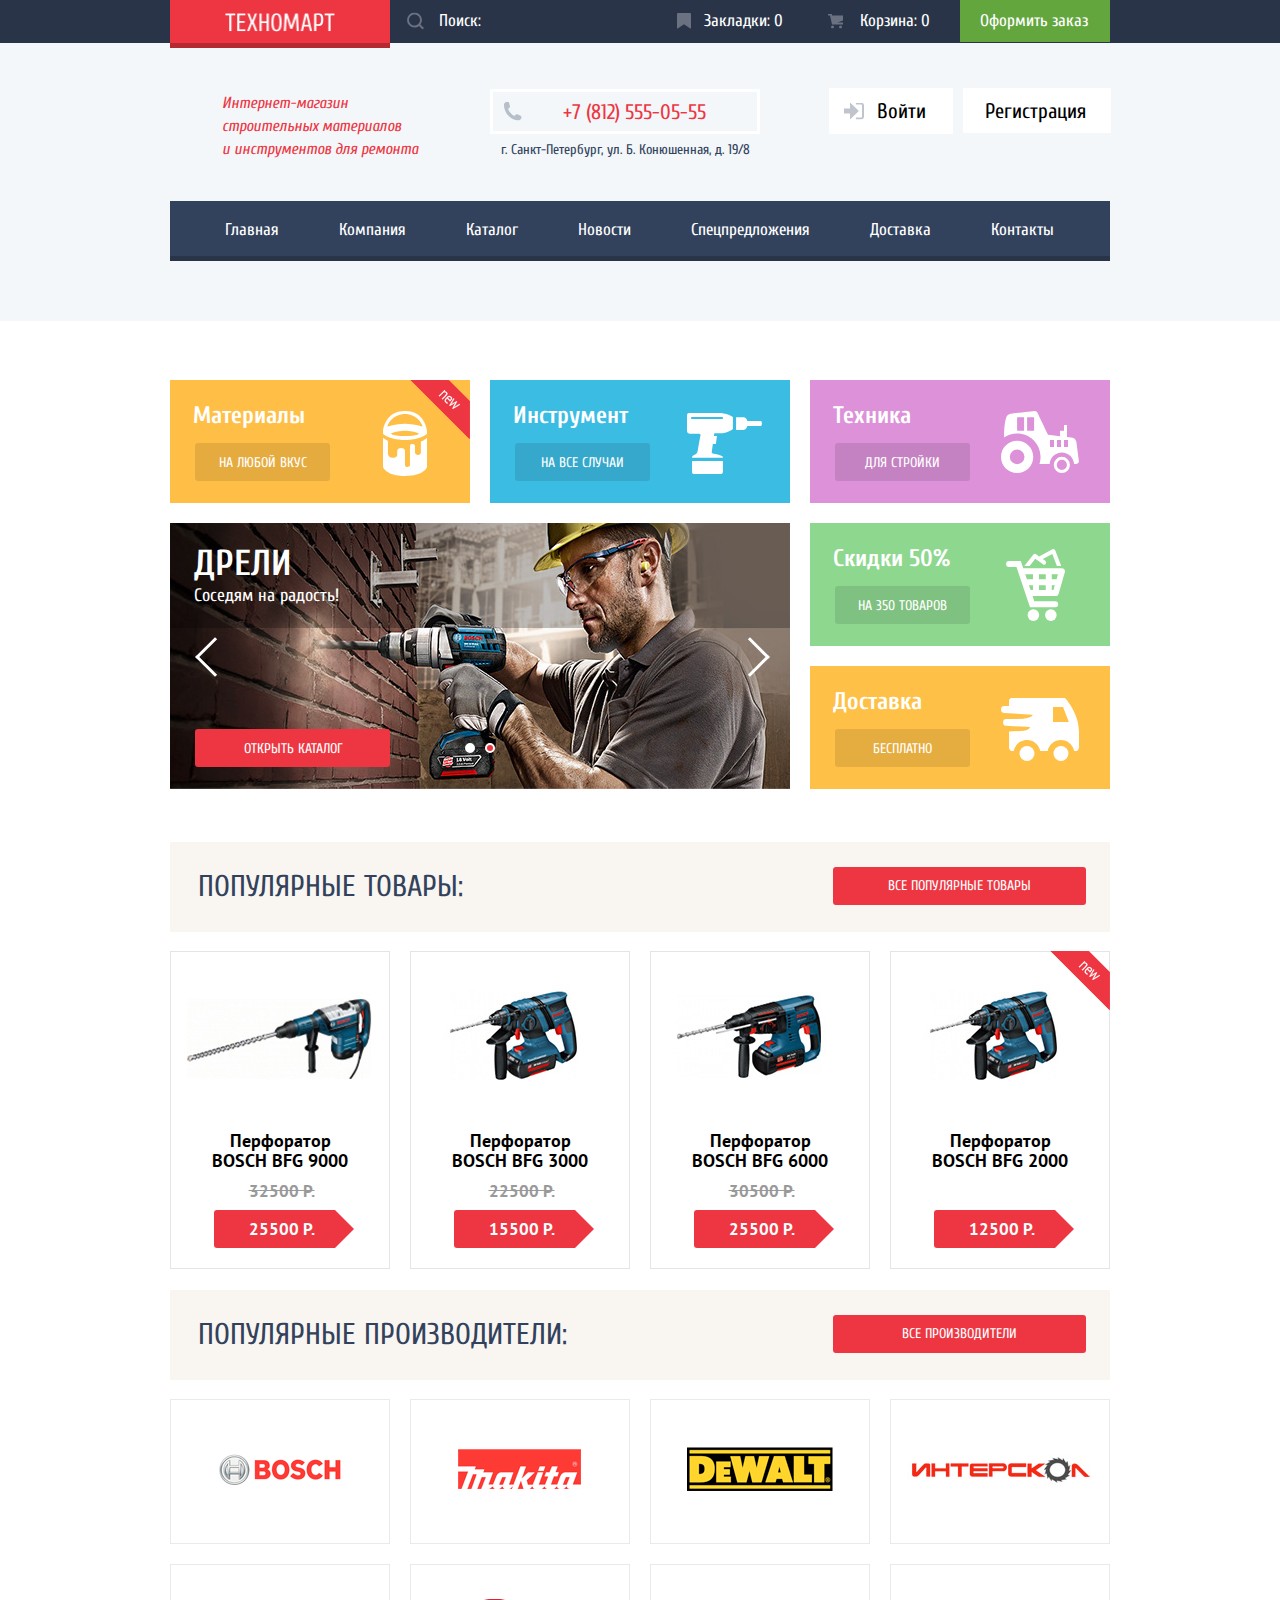
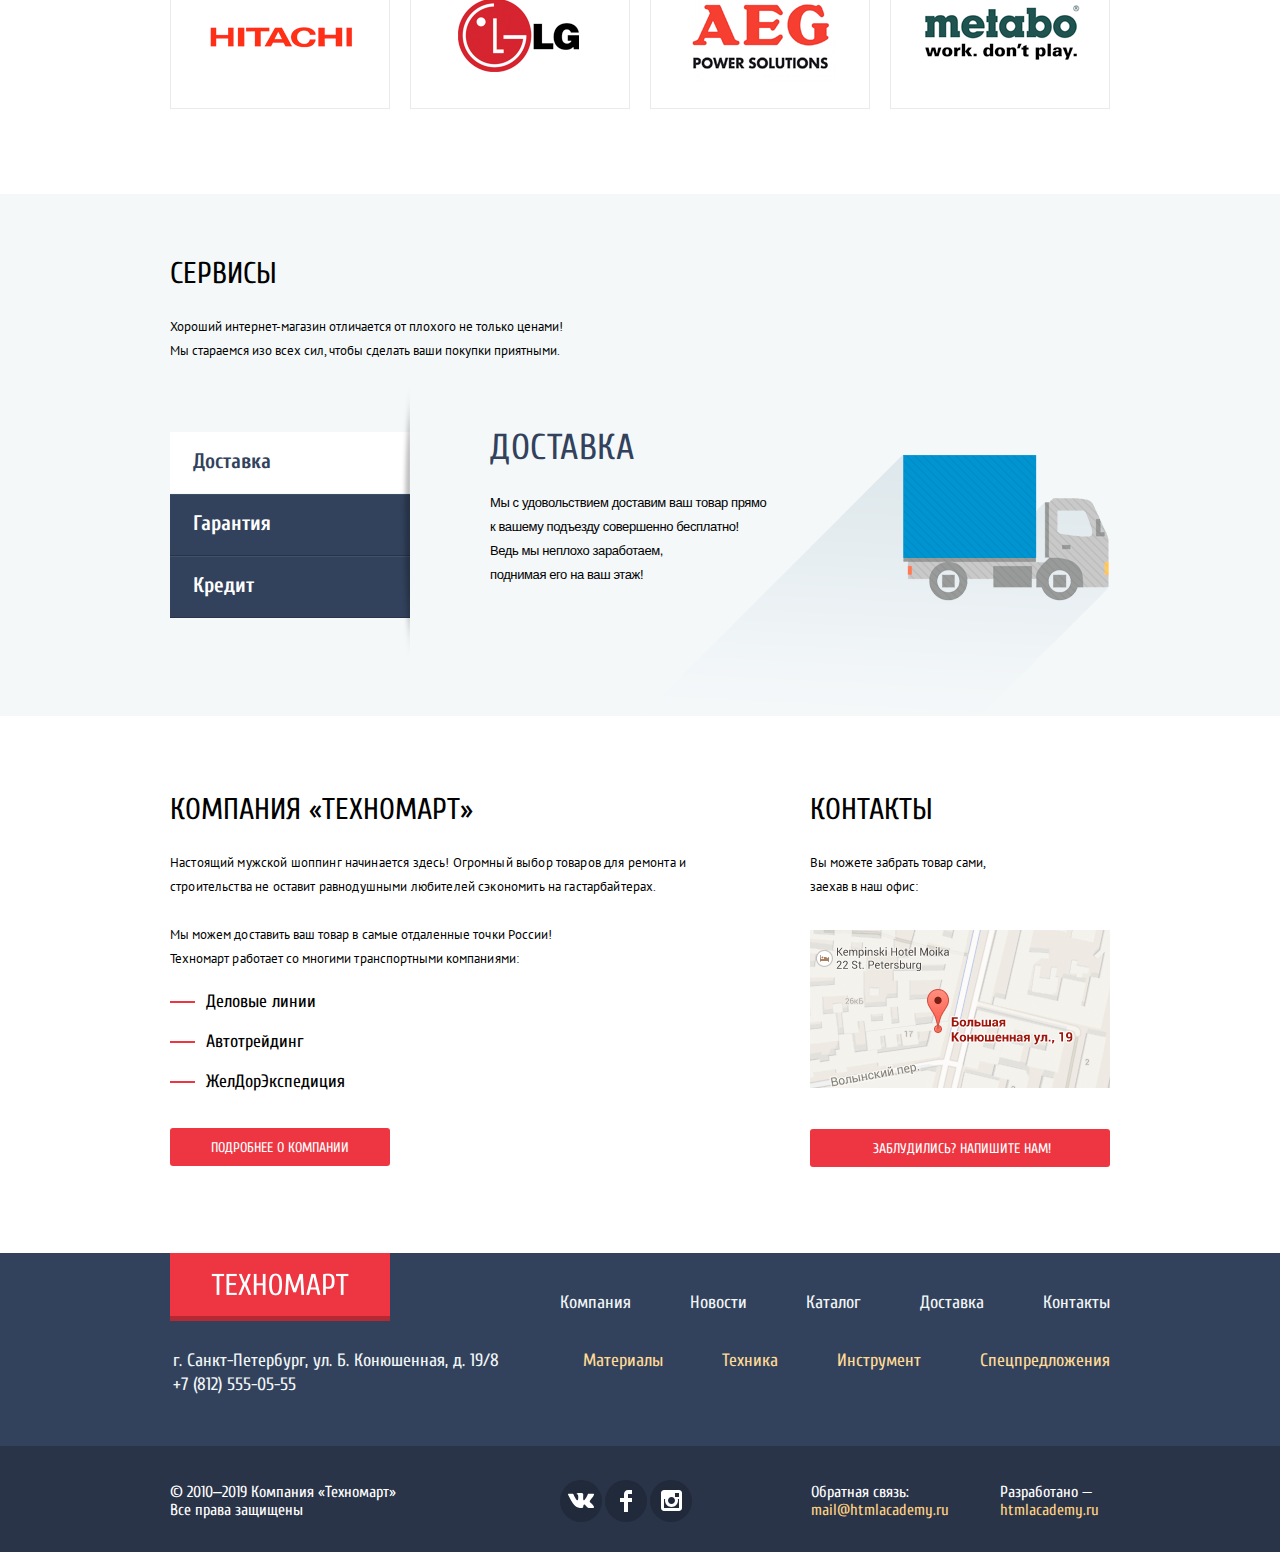
<file: index.html>
<!DOCTYPE html>
<html lang="ru">
    <head>
        <meta charset="utf-8">
        <title>Интернет-магазин «Техномарт»</title>
        <link href="https://fonts.googleapis.com/css?family=Cuprum:400,400i,700%7CPT+Sans:400,700&display=swap&subset=cyrillic" rel="stylesheet">
        <link href="css/normalize.css" rel="stylesheet">
        <link href="css/style.min.css" rel="stylesheet">
    </head>
    <body>
        <header class="main-header">
            <div class="header-top-wrapper">
                <div class="header-top container">
                    <a class="header-logo">
                        <img src="img/raster/logo-header.png" width="110" height="19" alt="Логотип интернет-магазина «Техномарт»">
                    </a>
                    <form class="search" action="https://echo.htmlacademy.ru/" method="post">
                        <label class="visually-hidden" for="search">Поле для поиска</label>
                        <input class="input-search" type="search" name="search" id="search" placeholder="Поиск:">
                        <svg xmlns="http://www.w3.org/2000/svg" width="17" height="17" viewBox="0 0 17 17"><path d="M17 15.586l-3.542-3.542A7.465 7.465 0 0 0 15 7.5 7.5 7.5 0 1 0 7.5 15c1.71 0 3.282-.579 4.544-1.542L15.586 17 17 15.586zM2 7.5C2 4.467 4.467 2 7.5 2 10.532 2 13 4.467 13 7.5c0 3.032-2.468 5.5-5.5 5.5A5.506 5.506 0 0 1 2 7.5z"/></svg>
                    </form>
                    <div class="user-navigation">
                        <a class="markers" href="#">Закладки: 0</a>
                        <a class="basket" href="#">Корзина: 0</a>
                        <a class="order" href="#">Оформить заказ</a>
                    </div>
                </div>
            </div>
            <div class="header-middle container">
                <h1 class="site-description">Интернет-магазин
                    строительных материалов
                    <br>и инструментов для ремонта
                </h1>
                <div class="header-contacts">
                    <a class="header-contacts-link" href="tel:+78125550555">+7 (812) 555-05-55</a>
                    <p>г. Санкт-Петербург, ул. Б. Конюшенная, д. 19/8</p>
                </div>
                <ul class="authorization">
                    <li class="login-link">
                        <a href="#">Войти</a>
                    </li>
                    <li class="registration">
                        <a href="#">Регистрация</a>
                    </li>
                </ul>
            </div>
            <nav class="header-bottom container">
                    <ul class="header-nav-list">
                       <li class="header-nav-item">
                            <a>Главная</a>
                        </li>
                        <li class="header-nav-item">
                            <a href="#">Компания</a>
                        </li>
                        <li class="header-nav-item">
                            <a href="inner.html">Каталог</a>
                        </li>
                        <li class="header-nav-item">
                            <a href="#">Новости</a>
                        </li>
                        <li class="header-nav-item">
                            <a href="#">Спецпредложения</a>
                        </li>
                        <li class="header-nav-item">
                            <a href="#">Доставка</a>
                        </li>
                        <li class="header-nav-item">
                            <a href="#">Контакты</a>
                        </li>
                    </ul>
                </nav>
        </header>
        <main class="index-main">
            <section class="promo-block container">
                <h2 class="visually-hidden">Промо-блок</h2>
                <div class="promo-catalog">
                    <div class="promo-item promo-catalog-item promo-materials flag-new">
                        <span>Материалы</span>
                        <a class="button promo-button" href="#">На любой вкус</a>
                    </div>
                    <div class="promo-item promo-catalog-item promo-instruments">
                        <span>Инструмент</span>
                        <a class="button promo-button" href="#">На все случаи</a>
                    </div>
                    <div class="promo-item promo-catalog-item promo-devices">
                        <span>Техника</span>
                        <a class="button promo-button" href="#">Для стройки</a>
                    </div>
                </div>
                <div class="promo-offers">
                    <span class="slider-switch">
                        <button class="switch-left" type="button"></button>
                        <button class="switch-right" type="button"></button>
                    </span>
                    
                    <input class="visually-hidden slider-1-toggle" type="radio" id="slider-1" name="toggle" checked>
                    <input class="visually-hidden slider-2-toggle" type="radio" id="slider-2" name="toggle">
                    <span class="slider-controls">
                        <label for="slider-1">Первый</label>
                        <label for="slider-2">Второй</label>
                    </span>
                    <ul class="promo-slider">
                        <li class="slider-1">
                            <h3 class="slider-title">Дрели</h3>
                            <p class="slider-text">Соседям на радость!</p>
                            <a class="button slider-button" href="inner.html">Открыть каталог</a>
                        </li>
                        <li class="slider-2">
                            <h3 class="slider-title">Перфораторы</h3>
                            <p class="slider-text">Настоящие мужские игрушки</p>
                            <a class="button slider-button" href="inner.html">Открыть каталог</a>
                        </li>
                    </ul>                    
                    <div class="promo-wrapper">
                        <div class="promo-item promo-offers-item promo-discount">
                            <span>Скидки 50%</span>
                            <a class="button promo-button" href="#">На 350 товаров</a>
                        </div>
                        <div class="promo-item promo-offers-item promo-delivery">
                            <span>Доставка</span>
                            <a class="button promo-button" href="#">Бесплатно</a>
                        </div>
                    </div>
                </div>
            </section>
            <section class="popular-goods container">
                <div class="popular-wrapper">
                    <h2 class="index-subtitle popular-title">Популярные товары:</h2>
                    <a class="button popular-button" href="#">Все популярные товары</a>
                </div>
                <ul class="catalog-list">
                    <li class="popular-goods-item catalog-item">
                        <a class="catalog-item-info" href="#">
                            <h3 class="product-title">Перфоратор BOSCH BFG 9000</h3>
                            <img src="img/raster/goods/bfg-9000.jpg" width="218" height="170" alt="Перфоратор BOSCH BFG 9000">
                            <del class="product-price-old">32500 Р.</del>
                            <span class="button product-price">25500 Р.</span>
                        </a>
                        <ul class="catalog-item-actions">
                            <li class="button-buy">
                                <a class="add-to-basket" href="#">Купить</a>
                            </li>
                            <li class="button-marker">
                                <button class="marked" type="button">В закладки</button>
                            </li>
                        </ul>
                    </li>
                    <li class="popular-goods-item catalog-item">
                        <a class="catalog-item-info" href="#">
                            <h3 class="product-title">Перфоратор BOSCH BFG 3000</h3>
                            <img src="img/raster/goods/bfg-3000.jpg" width="218" height="170"  alt="Перфоратор BOSCH BFG 3000">
                            <del class="product-price-old">22500 Р.</del>
                            <span class="button product-price">15500 Р.</span>
                        </a>
                        <ul class="catalog-item-actions">
                            <li class="button-buy">
                                <a class="add-to-basket" href="#">Купить</a>
                            </li>
                            <li class="button-marker">
                                <button class="marked" type="button">В закладки</button>
                            </li>
                        </ul>
                    </li>
                    <li class="popular-goods-item catalog-item">
                        <a class="catalog-item-info" href="#">
                            <h3 class="product-title">Перфоратор BOSCH BFG 6000</h3>
                            <img src="img/raster/goods/bfg-6000.jpg" width="218" height="170"  alt="Перфоратор BOSCH BFG 6000">
                            <del class="product-price-old">30500 Р.</del>
                            <span class="button product-price">25500 Р.</span>
                        </a>
                        <ul class="catalog-item-actions">
                            <li class="button-buy">
                                <a class="add-to-basket" href="#">Купить</a>
                            </li>
                            <li class="button-marker">
                                <button class="marked" type="button">В закладки</button>
                            </li>
                        </ul>
                    </li>
                    <li class="popular-goods-item catalog-item flag-new">
                        <a class="catalog-item-info" href="#">
                            <h3 class="product-title">Перфоратор BOSCH BFG 2000</h3>
                            <img src="img/raster/goods/bfg-2000.jpg" width="218" height="170" alt="Перфоратор BOSCH BFG 2000">
                            <span class="button product-price">12500 Р.</span>
                        </a>
                        <ul class="catalog-item-actions">
                            <li class="button-buy">
                                <a class="add-to-basket" href="#">Купить</a>
                            </li>
                            <li class="button-marker">
                                <button class="marked" type="button">В закладки</button>
                            </li>
                        </ul>
                    </li>
                </ul>
            </section>
            <section class="popular-brands container">
                <div class="popular-wrapper">
                    <h2 class="index-subtitle popular-title">Популярные производители:</h2>
                    <a class="button popular-button" href="#">Все производители</a>
                </div>
                <ul class="popular-brands-list">
                    <li class="popular-brands-item">
                        <a class="brand-logo logo-bosch" href="#">
                            <img src="img/raster/brands/bosch.png" width="126" height="37" alt="Логотип компании Bosch">
                        </a>
                    </li>
                    <li class="popular-brands-item">
                         <a class="brand-logo logo-makita" href="#">
                            <img src="img/raster/brands/makita.png" width="123" height="40" alt="Логотип компании Makita">
                        </a>
                    </li>
                    <li class="popular-brands-item">
                        <a class="brand-logo logo-dewalt" href="#">
                            <img src="img/raster/brands/dewalt.png" width="146" height="44" alt="Логотип компании DeWalt">
                        </a>
                    </li>
                    <li class="popular-brands-item">
                        <a class="brand-logo logo-interskol" href="#">
                            <img src="img/raster/brands/interskol.png" width="200" height="88" alt="Логотип компании Интерскол">
                        </a>
                    </li>
                    <li class="popular-brands-item">
                        <a class="brand-logo logo-hitachi" href="#">
                            <img src="img/raster/brands/hitachi.png" width="169" height="31" alt="Логотип компании Hitachi">
                        </a>
                    </li>
                    <li class="popular-brands-item">
                        <a class="brand-logo logo-lg" href="#">
                            <img src="img/raster/brands/lg.png" width="121" height="73" alt="Логотип компании LG">
                        </a>
                    </li>
                    <li class="popular-brands-item">
                        <a class="brand-logo logo-aeg" href="#">
                            <img src="img/raster/brands/aeg.png" width="151" height="96" alt="Логотип компании AEG">
                        </a>
                    </li>
                    <li class="popular-brands-item">
                        <a class="brand-logo logo-metabo" href="#">
                            <img src="img/raster/brands/metabo.png" width="204" height="69" alt="Логотип компании Metabo">
                        </a>
                    </li>
                </ul>
            </section>
            <section class="services">
                <div class="container">
                    <h2 class="index-subtitle services-title">Сервисы</h2>
                    <p class="services-intro">Хороший интернет-магазин отличается от плохого не только ценами! Мы стараемся изо всех сил, чтобы сделать ваши покупки приятными.
                    </p>
                    <div class="services-wrapper">
                        <ul class="services-list">
                            <li class="services-item">
                                <button class="services-button services-button-delivery services-button-current" type="button">Доставка</button>       
                            </li>
                            <li class="services-item">
                                <button class="services-button services-button-guarantee" type="button">Гарантия</button>
                            </li>
                            <li class="services-item">
                                <button class="services-button services-button-credit" type="button">Кредит</button>
                            </li>
                        </ul>
                        <ul class="services-info">
                            <li class="services-info-delivery services-info-current">
                                <h3 class="services-subtitle">Доставка</h3>
                                <p class="services-text">Мы с удовольствием доставим ваш товар прямо к вашему подъезду совершенно бесплатно!
                                Ведь мы неплохо заработаем,<br>поднимая его на ваш этаж!</p>
                            </li>
                            <li class="services-info-guarantee">
                                <h3 class="services-subtitle">Гарантия</h3>
                                <p class="services-text">Если купленный у нас товар поломается или заискрит,<br>а также в случае пожара, спровоцированного его возгоранием, вы всегда можете быть уверены в нашей гарантии. Мы обменяем сгоревший товар на новый.<br>Дом уж восстановите как-нибудь сами.</p>
                            </li>
                            <li class="services-info-credit">
                                <h3 class="services-subtitle">Кредит</h3>
                                <p class="services-text">Залезть в долговую яму стало проще! Кредитные консультанты придут вам на помощь.</p>
                                <a class="button credit-button" href="#">Отправить заявку</a>
                            </li>
                        </ul>
                    </div>
                </div>
            </section>
            <div class="index-columns container">
                <section class="company">
                    <h2 class="index-subtitle">Компания «Техномарт»</h2>
                    <p class="company-intro">
                    Настоящий мужской шоппинг начинается здесь! Огромный выбор товаров для ремонта и строительства не оставит равнодушными любителей сэкономить на гастарбайтерах.
                    </p>
                    <p class="delivery-intro">
                    Мы можем доставить ваш товар в самые отдаленные точки России! Техномарт работает со многими транспортными компаниями:
                    </p>
                    <ul class="delivery-list">
                        <li class="delivery-item">Деловые линии</li>
                        <li class="delivery-item">Автотрейдинг</li>
                        <li class="delivery-item">ЖелДорЭкспедиция</li>
                    </ul>
                    <a class="button" href="#">Подробнее о компании</a>
                </section>
                <section class="contacts">
                    <h2 class="index-subtitle">Контакты</h2>
                    <p class="contacts-intro">
                    Вы можете забрать товар сами,<br>
                    заехав в наш офис:
                    </p>
                    <a class="map" href="#">
                        <img src="img/raster/map.png" width="300" height="158" alt="Офис интернет-магазина по адресу: г. Санкт-Петербург, улица Большая Конюшенная, дом 19/8">
                    </a>
                    <a class="button feedback" href="#">Заблудились? Напишите нам!</a>
                </section>
            </div>
        </main>
        <footer class="main-footer">
            <div class="footer-top container">
                <div class="footer-left">
                    <a class="footer-logo">
                        <img src="img/raster/logo-footer.png" width="138" height="23" alt="Логотип интернет-магазина «Техномарт»">
                    </a>
                    <div class="footer-contacts">
                        <address>г. Санкт-Петербург, ул. Б. Конюшенная, д. 19/8</address>
                        <a class="footer-contacts-link" href="tel:+78125550555">+7 (812) 555-05-55</a>
                    </div>
                </div>
                <div class="footer-right">
                    <ul class="footer-nav-list">
                        <li class="footer-nav-item">
                            <a href="#">Компания</a>
                        </li>
                        <li class="footer-nav-item">
                            <a href="#">Новости</a>
                        </li>
                        <li class="footer-nav-item">
                            <a href="inner.html">Каталог</a>
                        </li>
                        <li class="footer-nav-item">
                            <a href="#">Доставка</a>
                        </li>
                        <li class="footer-nav-item">
                            <a href="#">Контакты</a>
                        </li>
                    </ul>
                    <ul class="footer-nav-list extra-menu">
                        <li class="footer-nav-item">
                            <a href="#">Материалы</a>
                        </li>
                        <li class="footer-nav-item">
                            <a href="#">Техника</a>
                        </li>
                        <li class="footer-nav-item">
                            <a href="#">Инструмент</a>
                        </li>
                        <li class="footer-nav-item">
                            <a href="#">Спецпредложения</a>
                        </li>
                    </ul>
                </div>
            </div>
            <div class="footer-bottom">
                <div class="container">
                    <p class="copyright">
                        © 2010‒2019 Компания «Техномарт»
                        Все права защищены
                    </p>
                    <div class="social">
                        <ul class="social-list">
                            <li class="social-item">
                                <a class="social-button" href="#">
                                    <img src="img/vector/social/vk-icon.svg" width="26" height="15" alt="Техномарт на сайте ВКонтакте">
                                </a>
                            </li>
                            <li class="social-item">
                                <a class="social-button" href="#">
                                    <img src="img/vector/social/fb-icon.svg" width="12" height="22" alt="Техномарт на сайте Фэйсбук">
                                </a>
                            </li>
                            <li class="social-item">
                                <a class="social-button" href="#">
                                    <img src="img/vector/social/insta-icon.svg" width="21" height="21" alt="Техномарт на сайте Инстаграм">
                                </a>
                            </li>
                        </ul>
                    </div>
                    <div class="footer-wrapper">
                        <p class="mail">
                        Обратная связь:
                        <a href="mailto:mail@htmlacademy.ru">mail@htmlacademy.ru</a>
                    </p>
                        <p class="createdby">
                        Разработано —
                        <a href="https://htmlacademy.ru/intensive/htmlcss">htmlacademy.ru</a>
                    </p>
                    </div>
                </div>
            </div>
        </footer>
        <section class="modal modal-map">
            <h3 class="visually-hidden">Как до нас добраться</h3>
            <iframe src="https://www.google.com/maps/embed?pb=!1m18!1m12!1m3!1d1998.6037872533277!2d30.320858716096975!3d59.93871648187614!2m3!1f0!2f0!3f0!3m2!1i1024!2i768!4f13.1!3m3!1m2!1s0x4696310fca145cc1%3A0x42b32648d8238007!2z0JHQvtC70YzRiNCw0Y8g0JrQvtC90Y7RiNC10L3QvdCw0Y8g0YPQuy4sIDE5LzgsINCh0LDQvdC60YIt0J_QtdGC0LXRgNCx0YPRgNCzLCAxOTExODY!5e0!3m2!1sru!2sru!4v1561844789422!5m2!1sru!2sru" width="940" height="446" style="border:0" allowfullscreen></iframe>
            <img src="img/raster/map-big.png" width="940" height="446" alt="Офис интернет-магазина по адресу: г. Санкт-Петербург, улица Большая Конюшенная, дом 19">
            <button class="modal-close" type="button">
                <span class="visually-hidden">Закрыть карту</span>
            </button>
        </section>
        <section class="modal modal-feedback">
            <h3 class="visually-hidden">Форма обратной связи</h3>
            <form class="feedback-form" action="https://echo.htmlacademy.ru/" method="post">
                <div class="form-wrapper">
                    <p class="form-element">
                        <label for="feedback-name">Ваше имя:</label>
                        <input class="feedback-name" type="text" name="feedback-name" id="feedback-name" placeholder="Имя Фамилия">
                    </p>
                    <p class="form-element">
                        <label for="feedback-mail">Ваш e-mail:</label>
                        <input class="feedback-mail" type="email" name="feedback-mail" id="feedback-mail" placeholder="email@example.com">
                    </p>
                    <p class="form-element">
                        <label for="feedback-body">Текст письма:</label>
                        <textarea class="feedback-body" name="feedback-body" id="feedback-body" placeholder="В свободной форме"></textarea>
                    </p>
                </div>
                <p class="button-field">
                   <button class="button" type="submit">Отправить</button>
                </p>
            </form>
            <button class="modal-close" type="button">
                <span class="visually-hidden">Закрыть форму обратной связи</span>
            </button>
        </section>
        <script src="js/script.min.js"></script>
    </body>
</html>
</file>
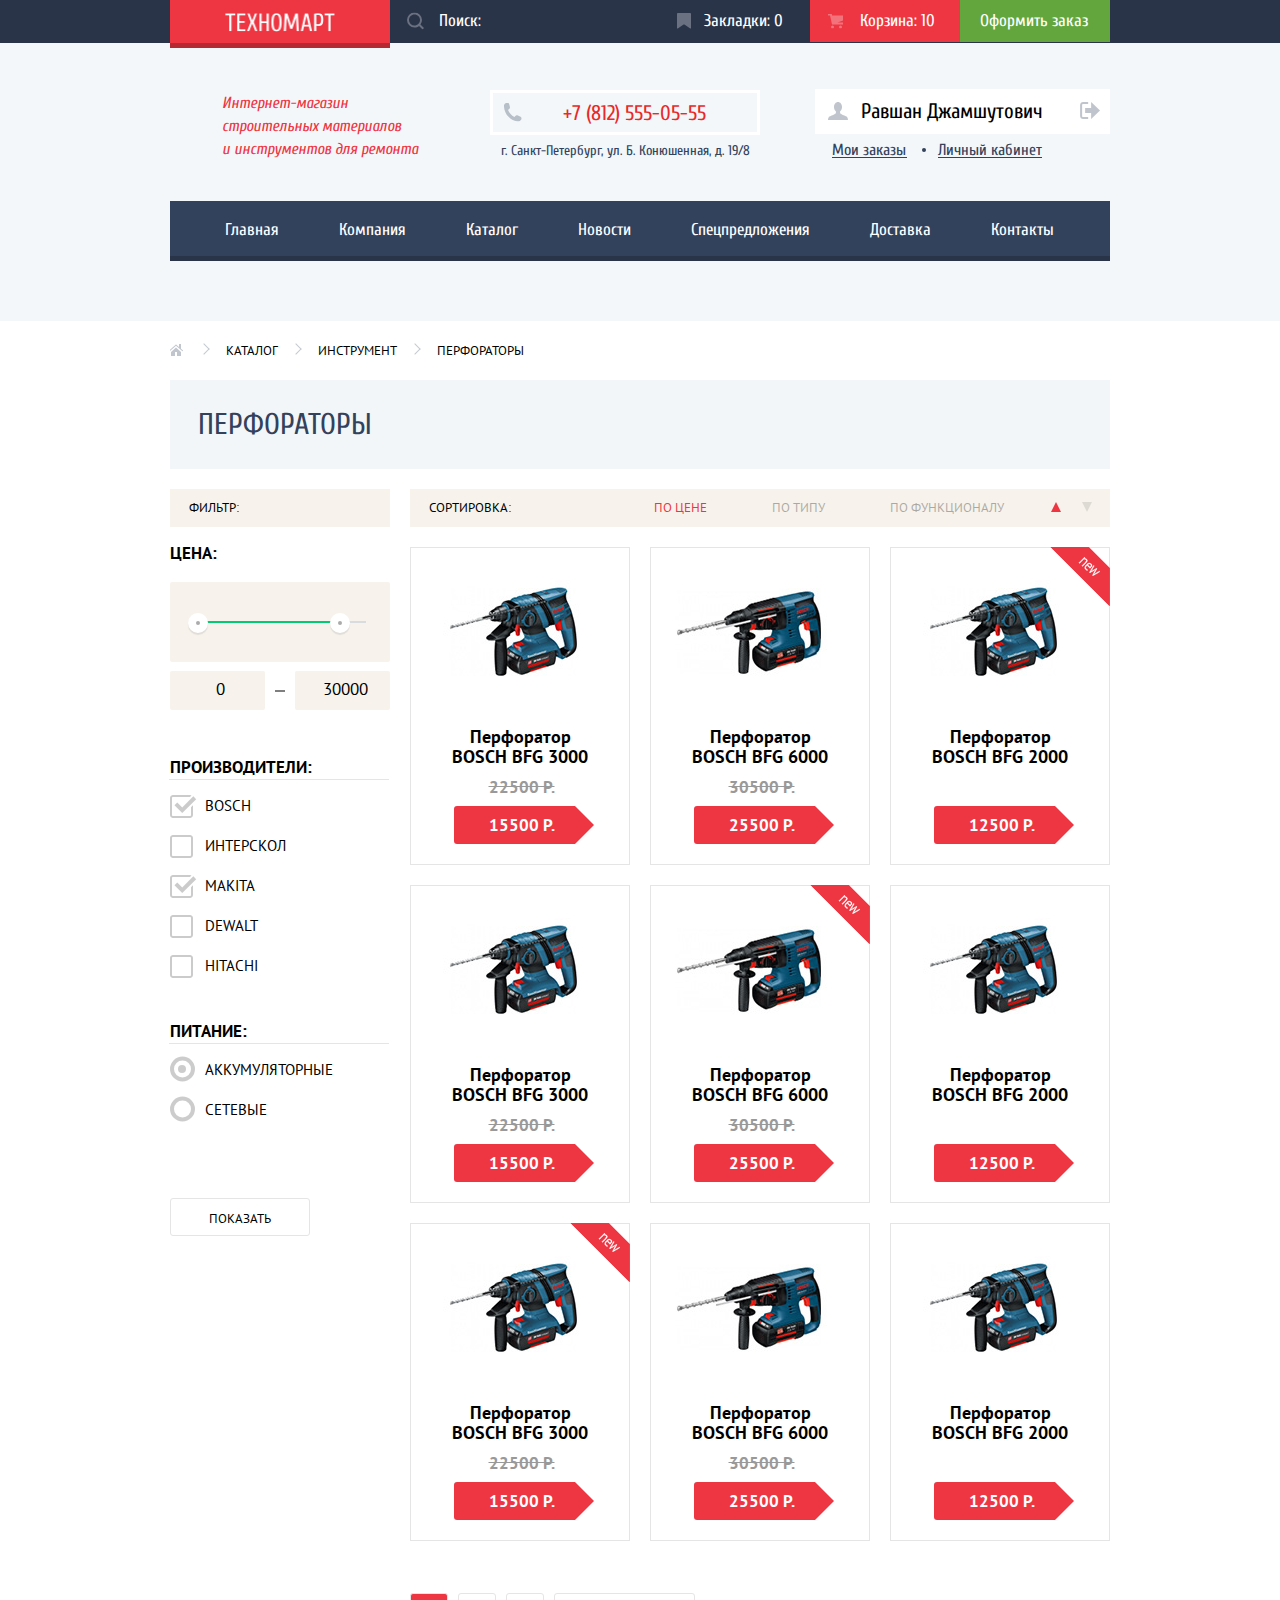
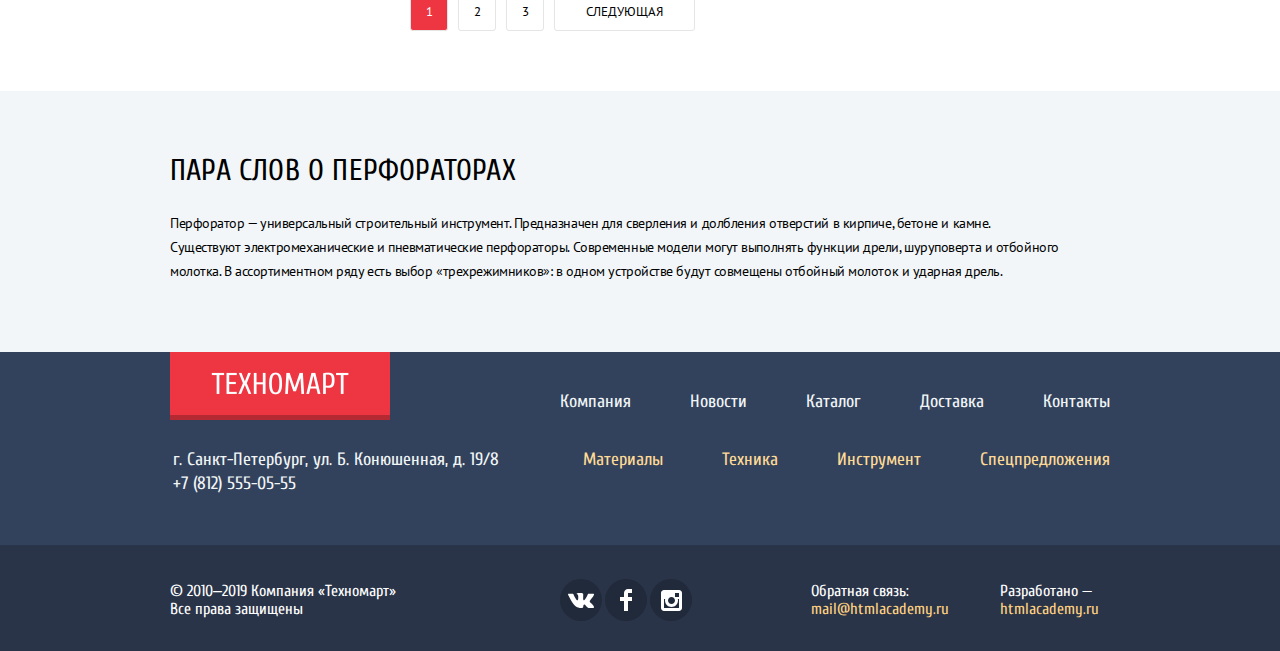
<file: inner.html>
<!DOCTYPE html>
<html lang="ru">
    <head>
        <meta charset="utf-8">
        <title>Интернет-магазин «Техномарт»</title>
        <link href="https://fonts.googleapis.com/css?family=Cuprum:400,400i,700%7CPT+Sans:400,700&display=swap&subset=cyrillic" rel="stylesheet">
        <link href="css/normalize.css" rel="stylesheet">
        <link href="css/style.min.css" rel="stylesheet">
    </head>
    <body>
        <header class="main-header">
            <div class="header-top-wrapper">
                <div class="header-top container">
                    <a class="header-logo header-logo-inner" href="index.html">
                        <img src="img/raster/logo-header.png" width="110" height="19" alt="Логотип интернет-магазина «Техномарт»">
                    </a>
                    <form class="search" action="https://echo.htmlacademy.ru/" method="post">
                        <label class="visually-hidden" for="search">Поле для поиска</label>
                        <input class="input-search" type="search" name="search" id="search" placeholder="Поиск:">
                        <svg xmlns="http://www.w3.org/2000/svg" width="17" height="17" viewBox="0 0 17 17"><path d="M17 15.586l-3.542-3.542A7.465 7.465 0 0 0 15 7.5 7.5 7.5 0 1 0 7.5 15c1.71 0 3.282-.579 4.544-1.542L15.586 17 17 15.586zM2 7.5C2 4.467 4.467 2 7.5 2 10.532 2 13 4.467 13 7.5c0 3.032-2.468 5.5-5.5 5.5A5.506 5.506 0 0 1 2 7.5z"/></svg>
                    </form>
                    <div class="user-navigation">
                        <a class="markers" href="#">Закладки: 0</a>
                        <a class="basket basket-with-goods" href="#">Корзина: 10</a>
                        <a class="order" href="#">Оформить заказ</a>
                    </div>
                </div>
            </div>
            <div class="header-middle header-middle-inner container">
                <p class="site-description">
                Интернет-магазин строительных материалов
                    <br>и инструментов для ремонта
                </p>
                <div class="header-contacts">
                    <div class="header-contacts-phone header-contacts-inner">
                        <a class="header-contacts-link" href="tel:+78125550555">+7 (812) 555-05-55</a>
                    </div>
                    <p>г. Санкт-Петербург, ул. Б. Конюшенная, д. 19/8</p>
                </div>
                <div class="user-menu-wrapper">
                    <ul class="authorization-inner">
                        <li class="user-name">
                            <a href="#">Равшан Джамшутович</a>
                        </li>
                        <li class="user-exit">
                            <a class="profile-exit" href="#" aria-label="Выход">
                            </a>
                        </li>
                    </ul>
                    <ul class="user-menu">
                        <li class="user-orders">
                            <a href="#">Мои заказы</a>
                        </li>
                        <li class="user-profile">
                            <a href="#">Личный кабинет</a>
                        </li>
                    </ul>
                </div>
            </div>
            <nav class="header-bottom container">
                    <ul class="header-nav-list">
                        <li class="header-nav-item">
                            <a href="index.html">Главная</a>
                        </li>
                        <li class="header-nav-item">
                            <a href="#">Компания</a>
                        </li>
                        <li class="header-nav-item">
                            <a href="#">Каталог</a>
                        </li>
                        <li class="header-nav-item">
                            <a href="#">Новости</a>
                        </li>
                        <li class="header-nav-item">
                            <a href="#">Спецпредложения</a>
                        </li>
                        <li class="header-nav-item">
                            <a href="#">Доставка</a>
                        </li>
                        <li class="header-nav-item">
                            <a href="#">Контакты</a>
                        </li>
                    </ul>
                </nav>
        </header>
        <main class="main">
            <div class="container">
                <ul class="breadcrumbs">
                    <li class="breadcrumbs-item breadcrumbs-home">
                        <a class="" href="index.html"></a>
                    </li>
                    <li class="breadcrumbs-item">
                        <a href="#">Каталог</a>
                    </li>
                    <li class="breadcrumbs-item">
                        <a href="#">Инструмент</a>
                    </li>
                    <li class="breadcrumbs-item breadcrumbs-current">
                        <a>Перфораторы</a>
                    </li>
                </ul>
                <h1 class="inner-page-title">Перфораторы</h1>
                <div class="inner-wrapper">
                    <section class="filters">
                        <h2 class="filters-title">Фильтр:</h2>
                        <form class="filters-form" action="https://echo.htmlacademy.ru/" method="get">
                            <fieldset class="filter-price">
                                <legend>Цена:</legend>
                                <div class="range-filter">
                                    <div class="range-controls">
                                        <div class="scale">
                                            <div class="bar"></div>
                                        </div>
                                        <div class="filter-toggle toggle-min"></div>
                                        <div class="filter-toggle toggle-max"></div>
                                    </div>
                                    <div class="price-controls">
                                        <label class="min-price">
                                            <input name="min-price" type="text" value="0">
                                        </label>
                                        <label class="max-price">
                                            <input name="max-price" type="text" value="30000">
                                        </label>
                                    </div>
                                </div>
                            </fieldset>
                            <fieldset class="filter-brands">
                                <legend>Производители:</legend>
                                <ul class="brands-list filter-list">
                                    <li class="filter-option">
                                        <input class="visually-hidden filter-input filter-input-checkbox" type="checkbox" name="bosch" id="bosch" checked>
                                        <label for="bosch">Bosch</label>
                                    </li>
                                    <li class="filter-option">
                                        <input class="visually-hidden filter-input filter-input-checkbox" type="checkbox" name="interskol" id="interskol">
                                        <label for="interskol">Интерскол</label>
                                    </li>
                                    <li class="filter-option">
                                        <input class="visually-hidden filter-input filter-input-checkbox" type="checkbox" name="makita" id="makita" checked>
                                        <label for="makita">Makita</label>
                                    </li>
                                    <li class="filter-option">
                                        <input class="visually-hidden filter-input filter-input-checkbox" type="checkbox" name="dewalt" id="dewalt">
                                        <label for="dewalt">Dewalt</label>
                                    </li>
                                    <li class="filter-option">
                                        <input class="visually-hidden filter-input filter-input-checkbox" type="checkbox" name="hitachi" id="hitachi">
                                        <label for="hitachi">Hitachi</label>
                                    </li>
                                </ul>
                            </fieldset>
                            <fieldset class="filter-power-type">
                                <legend>Питание:</legend>
                                <ul class="power-types filter-list">
                                    <li class="filter-option">
                                        <input class="visually-hidden filter-input filter-input-radio" type="radio" name="power-type" value="cordless" id="cordless" checked>
                                        <label for="cordless">Аккумуляторные</label>
                                    </li>
                                    <li class="filter-option">
                                        <input class="visually-hidden filter-input filter-input-radio" type="radio" name="power-type" value="corded" id="corded">
                                        <label for="corded">Сетевые</label>
                                    </li>
                                </ul>
                            </fieldset>
                            <button class="button filter-button" type="submit">
                                Показать
                            </button>
                        </form>
                    </section>
                    <section class="catalog-sorting">
                        <div class="sorting-wrapper">
                            <h2 class="catalog-title">Сортировка:</h2>
                            <a class="sorting-parameter current-parameter">По цене</a>
                            <a class="sorting-parameter" href="#">По типу</a>
                            <a class="sorting-parameter" href="#">По функционалу</a>
                            <span class="arrows">
                                <a class="arrow-up arrow-current"></a>
                                <a class="arrow-down" href="#"></a>
                            </span>
                        </div>
                        <ul class="catalog-list catalog-list-inner">
                            <li class="catalog-item catalog-item-inner">
                                <a class="catalog-item-info" href="#">
                                    <h3 class="product-title">Перфоратор BOSCH BFG 3000</h3>
                                    <img src="img/raster/goods/bfg-3000.jpg" width="218" height="170" alt="Перфоратор BOSCH BFG 3000">
                                    <del class="product-price-old">22500 Р.</del>
                                    <span class="button product-price">15500 Р.</span>
                                </a>
                                <ul class="catalog-item-actions">
                                    <li class="button-buy">
                                        <a class="add-to-basket" href="#">Купить</a>
                                    </li>
                                    <li class="button-marker">
                                        <button class="marked" type="button">В закладки</button>
                                    </li>
                                </ul>
                            </li>
                            <li class="catalog-item catalog-item-inner">
                                <a class="catalog-item-info" href="#">
                                    <h3 class="product-title">Перфоратор BOSCH BFG 6000</h3>
                                    <img src="img/raster/goods/bfg-6000.jpg" width="218" height="170" alt="Перфоратор BOSCH BFG 6000">
                                    <del class="product-price-old">30500 Р.</del>
                                    <span class="button product-price">25500 Р.</span>
                                </a>
                                <ul class="catalog-item-actions">
                                    <li class="button-buy">
                                        <a class="add-to-basket" href="#">Купить</a>
                                    </li>
                                    <li class="button-marker">
                                        <button class="marked" type="button">В закладки</button>
                                    </li>
                                </ul>
                            </li>
                            <li class="catalog-item catalog-item-inner flag-new">
                                <a class="catalog-item-info" href="#">
                                    <h3 class="product-title">Перфоратор BOSCH BFG 2000</h3>
                                    <img src="img/raster/goods/bfg-2000.jpg" width="218" height="170" alt="Перфоратор BOSCH BFG 2000">
                                    <span class="button product-price">12500 Р.</span>
                                </a>
                                <ul class="catalog-item-actions">
                                    <li class="button-buy">
                                        <a class="add-to-basket" href="#">Купить</a>
                                    </li>
                                    <li class="button-marker">
                                        <button class="marked" type="button">В закладки</button>
                                    </li>
                                </ul>
                            </li>
                            <li class="catalog-item catalog-item-inner">
                                <a class="catalog-item-info" href="#">
                                    <h3 class="product-title">Перфоратор BOSCH BFG 3000</h3>
                                    <img src="img/raster/goods/bfg-3000.jpg" width="218" height="170" alt="Перфоратор BOSCH BFG 3000">
                                    <del class="product-price-old">22500 Р.</del>
                                    <span class="button product-price">15500 Р.</span>
                                </a>
                                <ul class="catalog-item-actions">
                                    <li class="button-buy">
                                        <a class="add-to-basket" href="#">Купить</a>
                                    </li>
                                    <li class="button-marker">
                                        <button class="marked" type="button">В закладки</button>
                                    </li>
                                </ul>
                            </li>
                            <li class="catalog-item catalog-item-inner flag-new">
                                <a class="catalog-item-info" href="#">
                                    <h3 class="product-title">Перфоратор BOSCH BFG 6000</h3>
                                    <img src="img/raster/goods/bfg-6000.jpg" width="218" height="170" alt="Перфоратор BOSCH BFG 6000">
                                    <del class="product-price-old">30500 Р.</del>
                                    <span class="button product-price">25500 Р.</span>
                                </a>
                                <ul class="catalog-item-actions">
                                    <li class="button-buy">
                                        <a class="add-to-basket" href="#">Купить</a>
                                    </li>
                                    <li class="button-marker">
                                        <button class="marked" type="button">В закладки</button>
                                    </li>
                                </ul>
                            </li>
                            <li class="catalog-item catalog-item-inner">
                                <a class="catalog-item-info" href="#">
                                    <h3 class="product-title">Перфоратор BOSCH BFG 2000</h3>
                                    <img src="img/raster/goods/bfg-2000.jpg" width="218" height="170" alt="Перфоратор BOSCH BFG 2000">
                                    <span class="button product-price">12500 Р.</span>
                                </a>
                                <ul class="catalog-item-actions">
                                    <li class="button-buy">
                                        <a class="add-to-basket" href="#">Купить</a>
                                    </li>
                                    <li class="button-marker">
                                        <button class="marked" type="button">В закладки</button>
                                    </li>
                                </ul>
                            </li>
                            <li class="catalog-item catalog-item-inner flag-new">
                                <a class="catalog-item-info" href="#">
                                    <h3 class="product-title">Перфоратор BOSCH BFG 3000</h3>
                                    <img src="img/raster/goods/bfg-3000.jpg" width="218" height="170"  alt="Перфоратор BOSCH BFG 3000">
                                    <del class="product-price-old">22500 Р.</del>
                                    <span class="button product-price">15500 Р.</span>
                                </a>
                                <ul class="catalog-item-actions">
                                    <li class="button-buy">
                                        <a class="add-to-basket" href="#">Купить</a>
                                    </li>
                                    <li class="button-marker">
                                        <button class="marked" type="button">В закладки</button>
                                    </li>
                                </ul>
                            </li>
                            <li class="catalog-item catalog-item-inner">
                                <a class="catalog-item-info" href="#">
                                    <h3 class="product-title">Перфоратор BOSCH BFG 6000</h3>
                                    <img src="img/raster/goods/bfg-6000.jpg" width="218" height="170"  alt="Перфоратор BOSCH BFG 6000">
                                    <del class="product-price-old">30500 Р.</del>
                                    <span class="button product-price">25500 Р.</span>
                                </a>
                                <ul class="catalog-item-actions">
                                    <li class="button-buy">
                                        <a class="add-to-basket" href="#">Купить</a>
                                    </li>
                                    <li class="button-marker">
                                        <button class="marked" type="button">В закладки</button>
                                    </li>
                                </ul>
                            </li>
                            <li class="catalog-item catalog-item-inner">
                                <a class="catalog-item-info" href="#">
                                    <h3 class="product-title">Перфоратор BOSCH BFG 2000</h3>
                                    <img src="img/raster/goods/bfg-2000.jpg" width="218" height="170" alt="Перфоратор BOSCH BFG 2000">
                                    <span class="button product-price">12500 Р.</span>
                                </a>
                                <ul class="catalog-item-actions">
                                    <li class="button-buy">
                                        <a class="add-to-basket" href="#">Купить</a>
                                    </li>
                                    <li class="button-marker">
                                        <button class="marked" type="button">В закладки</button>
                                    </li>
                                </ul>
                            </li>
                        </ul>
                        <ul class="pagination-list">
                            <li class="pagination-item pagination-item-current">
                                <a>1</a>
                            </li>
                            <li class="pagination-item">
                                <a href="#">2</a>
                            </li>
                            <li class="pagination-item">
                                <a href="#">3</a>
                            </li>
                            <li class="pagination-item pagination-item pagination-item-next">
                                <a href="#">Следующая</a>
                            </li>
                        </ul>
                    </section>
                </div>
            </div>
            <article class="about-perforators">
                <div class="container">
                    <h2>Пара слов о перфораторах</h2>
                    <p>Перфоратор — универсальный строительный инструмент. Предназначен для сверления и долбления отверстий в кирпиче, бетоне и камне.<br>Существуют электромеханические и пневматические перфораторы. Современные модели могут выполнять функции дрели, шуруповерта и отбойного молотка. В ассортиментном ряду есть выбор «трехрежимников»: в одном устройстве будут совмещены отбойный молоток и ударная дрель.
                    </p>
                </div>
            </article>
        </main>
        <footer class="main-footer footer-inner">
            <div class="footer-top container">
                <div class="footer-left">
                    <a class="footer-logo footer-logo-inner" href="index.html">
                        <img src="img/raster/logo-footer.png" width="138" height="23" alt="Логотип интернет-магазина «Техномарт»">
                    </a>
                    <div class="footer-contacts">
                        <address>г. Санкт-Петербург, ул. Б. Конюшенная, д. 19/8</address>
                        <a class="footer-contacts-link" href="tel:+78125550555">+7 (812) 555-05-55</a>
                    </div>
                </div>
                <div class="footer-right">
                    <ul class="footer-nav-list">
                        <li class="footer-nav-item">
                            <a href="#">Компания</a>
                        </li>
                        <li class="footer-nav-item">
                            <a href="#">Новости</a>
                        </li>
                        <li class="footer-nav-item">
                            <a href="#">Каталог</a>
                        </li>
                        <li class="footer-nav-item">
                            <a href="#">Доставка</a>
                        </li>
                        <li class="footer-nav-item">
                            <a href="#">Контакты</a>
                        </li>
                    </ul>
                    <ul class="footer-nav-list extra-menu">
                        <li class="footer-nav-item">
                            <a href="#">Материалы</a>
                        </li>
                        <li class="footer-nav-item">
                            <a href="#">Техника</a>
                        </li>
                        <li class="footer-nav-item">
                            <a href="#">Инструмент</a>
                        </li>
                        <li class="footer-nav-item">
                            <a href="#">Спецпредложения</a>
                        </li>
                    </ul>
                </div>
            </div>
            <div class="footer-bottom">
                <div class="container">
                    <p class="copyright">
                        © 2010‒2019 Компания «Техномарт»
                        Все права защищены
                    </p>
                    <div class="social">
                        <ul class="social-list">
                            <li class="social-item">
                                <a class="social-button" href="#">
                                    <img src="img/vector/social/vk-icon.svg" width="26" height="15"  alt="Техномарт на сайте ВКонтакте">
                                </a>
                            </li>
                            <li class="social-item">
                                <a class="social-button" href="#">
                                    <img src="img/vector/social/fb-icon.svg" width="12" height="22" alt="Техномарт на сайте Фэйсбук">
                                </a>
                            </li>
                            <li class="social-item">
                                <a class="social-button" href="#">
                                    <img src="img/vector/social/insta-icon.svg" width="21" height="21" alt="Техномарт на сайте Инстаграм">
                                </a>
                            </li>
                        </ul>
                    </div>
                    <div class="footer-wrapper">
                        <p class="mail">
                            Обратная связь:
                            <a href="mailto:mail@htmlacademy.ru">mail@htmlacademy.ru</a>
                        </p>
                        <p class="createdby">
                            Разработано —
                            <a href="https://htmlacademy.ru/intensive/htmlcss">htmlacademy.ru</a>
                        </p>
                    </div>
                </div>
            </div>
        </footer>
        <section class="modal modal-added">
            <p class="added">Товар добавлен в корзину!</p>
            <p class="button-field">
                <a class="button" href="#">Оформить заказ</a>
                <button class="button button-proceed" type="button">Продолжить покупки</button>
            </p>
            <button class="modal-close" type="button">
                <span class="visually-hidden">Закрыть окно</span>
            </button>
        </section>
        <script src="js/script-inner.min.js"></script>
    </body>
</html>
</file>
<file: css/style.min.css>
@-webkit-keyframes open{0%{-webkit-transform:translate(-50%,-50%) scale(.1);transform:translate(-50%,-50%) scale(.1)}}@keyframes open{0%{-webkit-transform:translate(-50%,-50%) scale(.1);transform:translate(-50%,-50%) scale(.1)}}@-webkit-keyframes open-map{0%{opacity:.1}}@keyframes open-map{0%{opacity:.1}}@-webkit-keyframes shake-feedback{0%,to{-webkit-transform:translate(-50%,-50%);transform:translate(-50%,-50%)}10%,30%,50%,70%,90%{-webkit-transform:translate(-51%,-50%);transform:translate(-51%,-50%)}20%,40%,60%,80%{-webkit-transform:translate(-49%,-50%);transform:translate(-49%,-50%)}}@keyframes shake-feedback{0%,to{-webkit-transform:translate(-50%,-50%);transform:translate(-50%,-50%)}10%,30%,50%,70%,90%{-webkit-transform:translate(-51%,-50%);transform:translate(-51%,-50%)}20%,40%,60%,80%{-webkit-transform:translate(-49%,-50%);transform:translate(-49%,-50%)}}.button,body{font-family:"Cuprum","Arial",sans-serif;font-weight:400}body{min-width:960px;margin:0;padding:0;color:#000;background-color:#fff}a{text-decoration:none}img{max-width:100%;height:auto}.visually-hidden{position:absolute;width:1px;height:1px;margin:-1px;border:0;padding:0;white-space:nowrap;-webkit-clip-path:inset(100%);clip-path:inset(100%);clip:rect(0 0 0 0);overflow:hidden}.button{display:block;padding:11px 0 9px;font-size:14px;line-height:18px;text-transform:uppercase;text-align:center;color:#fff;background-color:#ee3643;border-radius:3px}.flag-new{position:relative}.flag-new::before{content:"";position:absolute;top:0;right:0;width:60px;height:59px;background-image:url(../img/raster/new-flag.png);background-repeat:no-repeat}.main-header{margin-bottom:20px;padding-bottom:60px;background-color:rgba(242,246,248,.9)}.header-top-wrapper{width:auto;margin:0 0 46px;color:#000;background-color:#293449}.container{width:940px;margin:0 auto;padding:0 10px}.header-top{display:-webkit-box;display:-ms-flexbox;display:flex;-webkit-box-align:center;-ms-flex-align:center;align-items:center}.header-logo{position:relative;padding:13px 55px 6px;background-color:#ee3643;-webkit-box-shadow:0 5px 0 0 #b52933;box-shadow:0 5px 0 0 #b52933}.header-logo-inner:focus{background-color:#ba2732}.header-logo-inner:hover{background-color:#ca2c37}.search{position:relative;display:-webkit-box;display:-ms-flexbox;display:flex;width:270px}.input-search{width:100%;margin:0;padding:12px 5px 12px 49px;color:#000;background-color:#293449;border:0;outline:0}.input-search::-webkit-input-placeholder{font-size:17px;line-height:18px;font-family:"Cuprum","Arial",sans-serif;font-weight:400;color:#fff}.input-search:-ms-input-placeholder,.input-search::-ms-input-placeholder{font-size:17px;line-height:18px;font-family:"Cuprum","Arial",sans-serif;font-weight:400;color:#fff}.input-search::placeholder{font-size:17px;line-height:18px;font-family:"Cuprum","Arial",sans-serif;font-weight:400;color:#fff}.search svg{position:absolute;top:50%;-webkit-transform:translateY(-50%);-ms-transform:translateY(-50%);transform:translateY(-50%);left:17px;-webkit-box-ordinal-group:0;-ms-flex-order:-1;order:-1;fill:#fff;opacity:.3}.input-search:hover,.search:hover{background-color:#212a3a}.input-search:focus{color:#000;background-color:#fff}.basket:hover::before,.input-search:hover~svg,.login-link a:hover::before,.markers:hover::before,.user-name a:hover::before{opacity:1}.input-search:focus~svg{fill:#ee3643;opacity:1}.user-navigation{display:-webkit-box;display:-ms-flexbox;display:flex;-ms-flex-wrap:wrap;flex-wrap:wrap;margin-left:auto}.user-navigation a{position:relative;padding-top:12px;padding-bottom:12px;font-size:17px;line-height:18px;color:#fff}.user-navigation a:focus{color:#fff;opacity:.5}.basket,.markers,.order{width:96px;padding-right:10px;padding-left:44px}.basket::before,.markers::before{content:"";position:absolute;top:50%;-webkit-transform:translateY(-50%);-ms-transform:translateY(-50%);transform:translateY(-50%);left:17px;width:14px;height:16px;background-image:url(../img/vector/icon-bookmark.svg);background-repeat:no-repeat;opacity:.3}.basket,.order{width:90px;padding-left:50px}.basket::before{left:18px;width:15px;height:15px;background-image:url(../img/vector/icon-cart.svg)}.order{width:120px;padding-left:20px;background-color:#63a63e}.basket:hover,.markers:hover{background-color:#212a3a}.basket:focus,.markers:focus{background-color:#161d29}.order:hover{background-color:#5fbb2d}.order:focus{background-color:#518534}.basket:focus::before,.markers:focus::before{opacity:.5}.basket-with-goods,.basket-with-goods:hover,.user-orders a:hover::before,.user-profile a:hover::before{background-color:#ee3643}.header-middle{display:-webkit-box;display:-ms-flexbox;display:flex;-webkit-box-pack:start;-ms-flex-pack:start;justify-content:flex-start;-webkit-box-align:top;-ms-flex-align:top;align-items:top;margin-bottom:39px}.site-description{width:200px;margin:0 68px 0 0;padding:3px 0 0 52px;font-style:italic;font-size:16px;line-height:23px;font-weight:400;color:#ee3643}.header-contacts-link{position:relative;display:block;width:270px;margin-bottom:4px;padding:10px 46px 8px 70px;font-size:21px;line-height:21px;color:#ee3643;border:3px solid #fff;-webkit-box-sizing:border-box;box-sizing:border-box}.header-contacts-link::before{content:"";position:absolute;top:50%;-webkit-transform:translateY(-50%);-ms-transform:translateY(-50%);transform:translateY(-50%);left:10px;width:19px;height:19px;background-image:url(../img/vector/icon-phone.svg);background-repeat:no-repeat}.header-contacts p{margin:0;padding:0;font-size:14px;line-height:24px;text-align:center;color:#32425c}.authorization{display:-webkit-box;display:-ms-flexbox;display:flex;width:300px;margin:0;padding:12px 0 0;list-style:none}.authorization a{width:121px;font-size:21px;line-height:21px;color:#000;background-color:#fff}.authorization a:hover{color:#ee3643}.authorization a:focus{color:#c5c5c5}.login-link a{position:relative;margin:0 0 0 69px;padding:11px 27px 11px 48px}.login-link a::before{content:"";position:absolute;top:50%;-webkit-transform:translateY(-50%);-ms-transform:translateY(-50%);transform:translateY(-50%);left:15px;width:20px;height:17px;background-image:url(../img/vector/icon-login.svg);background-repeat:no-repeat;opacity:.3}.registration a{width:150px;margin:0 0 0 10px;padding:11px 25px 10px 22px}.header-nav-list{display:-webkit-box;display:-ms-flexbox;display:flex;-ms-flex-wrap:wrap;flex-wrap:wrap;margin:0;padding:0 25px;list-style:none;background-color:#32425c;-webkit-box-shadow:inset 0 -5px 0 #293449;box-shadow:inset 0 -5px 0 #293449}.header-nav-list a{display:block;padding:20px 30px 23px;font-size:17px;line-height:17px;color:#fff}.header-nav-list a:focus{color:#fff;opacity:.5}.header-nav-item:hover{background-color:#293449}.header-nav-item:first-child:hover{background-color:inherit;-webkit-box-shadow:inherit;box-shadow:inherit}.header-nav-item:focus{background-color:#1d2739}.promo-block{position:relative;margin-bottom:33px;padding-top:39px}.index-subtitle{font-size:30px;line-height:30px;text-transform:uppercase;font-weight:400}.promo-catalog,.promo-offers{position:relative;display:-webkit-box;display:-ms-flexbox;display:flex;-ms-flex-wrap:wrap;flex-wrap:wrap;-webkit-box-pack:start;-ms-flex-pack:start;justify-content:flex-start;-webkit-box-align:stretch;-ms-flex-align:stretch;align-items:stretch;-ms-flex-line-pack:stretch;align-content:stretch;font-size:24px;line-height:30px;font-family:"Cuprum","Arial",sans-serif;font-weight:700;color:#fff}.promo-item{width:300px;margin-right:20px;margin-bottom:20px;padding:21px 28px 22px 23px}.promo-item,.promo-slider{-webkit-box-sizing:border-box;box-sizing:border-box}.promo-catalog-item:nth-child(3n),.promo-offers-item{margin-right:0}.promo-materials{background-color:#ffbf47;background-image:url(../img/vector/icon-1.svg);background-repeat:no-repeat;background-position:top 31px right 43px}.promo-devices,.promo-instruments{background-color:#3bbce3;background-image:url(../img/vector/icon-2.svg);background-repeat:no-repeat;background-position:top 33px right 28px}.promo-devices{background-color:#dc91d8;background-image:url(../img/vector/icon-3.svg);background-position:top 31px right 31px}.promo-delivery,.promo-discount{background-color:#8ed78f;background-image:url(../img/vector/icon-4.svg);background-repeat:no-repeat;background-position:top 26px right 45px}.promo-delivery{background-color:#ffc047;background-image:url(../img/vector/icon-5.svg);background-position:top 32px right 31px}.promo-button{width:135px;margin-left:2px;background-color:rgba(0,0,0,.1)}.promo-button:hover{background-color:rgba(0,0,0,.2)}.promo-button:focus{background-color:rgba(0,0,0,.3)}.promo-item span{display:block;width:170px;margin-bottom:12px;overflow-wrap:break-word}.promo-slider{width:620px;margin:0 20px 0 0;padding:0}.slider-controls label{display:inline-block;width:6px;height:6px;margin-right:10px;vertical-align:top;background-color:#ee3643;border:2px solid #fff;border-radius:50%;cursor:pointer}.slider-controls{position:absolute;bottom:36px;left:295px;z-index:20;font-size:0}.slider-1,.slider-2{display:-webkit-box;display:-ms-flexbox;display:flex;-webkit-box-orient:vertical;-webkit-box-direction:normal;-ms-flex-direction:column;flex-direction:column;-webkit-box-pack:start;-ms-flex-pack:start;justify-content:flex-start;-webkit-box-align:start;-ms-flex-align:start;align-items:flex-start;padding:23px 20px 22px 24px;display:none;background-color:#685c53;background-image:url(../img/raster/slider-1.jpg);background-repeat:no-repeat}.slider-2{background-color:#d3c2b2;background-image:url(../img/raster/slider-2.jpg)}.slider-1-toggle:checked~.promo-slider .slider-1,.slider-2-toggle:checked~.promo-slider .slider-2{display:-webkit-box;display:-ms-flexbox;display:flex}.slider-1-toggle:checked~.slider-controls label[for=slider-1],.slider-2-toggle:checked~.slider-controls label[for=slider-2]{background-color:#fff}.slider-title{margin:0 0 2px}.slider-text,.slider-title{padding:0;overflow-wrap:break-word}.slider-title{font-size:36px;line-height:36px;text-transform:uppercase}.slider-text{margin:0 0 121px;font-size:18px;line-height:24px;font-weight:400}.slider-button{margin-top:auto;margin-left:1px;padding:11px 47px 9px 49px}.slider-button:hover{background-color:#ca2c37}.slider-button:focus{background-color:#ba2732}.slider-switch{position:relative}.slider-switch button{position:absolute;top:120px;width:28px;height:28px;background-color:transparent;border:0;border-top:3px solid #fff;border-right:3px solid #fff;cursor:pointer}.switch-left{left:31px;-webkit-transform:rotate(-135deg);-ms-transform:rotate(-135deg);transform:rotate(-135deg)}.switch-right{left:566px;-webkit-transform:rotate(45deg);-ms-transform:rotate(45deg);transform:rotate(45deg)}.popular-wrapper{display:-webkit-box;display:-ms-flexbox;display:flex;-webkit-box-pack:justify;-ms-flex-pack:justify;justify-content:space-between;-webkit-box-align:start;-ms-flex-align:start;align-items:flex-start;margin-bottom:19px;color:#32425c;background-color:#f9f5f0}.popular-title{margin:30px 0 30px 28px}.popular-button{width:253px;margin:25px 24px 26px 0;padding:10px 0}.catalog-list{display:-webkit-box;display:-ms-flexbox;display:flex;-webkit-box-pack:start;-ms-flex-pack:start;justify-content:flex-start;-ms-flex-wrap:wrap;flex-wrap:wrap;-webkit-box-align:stretch;-ms-flex-align:stretch;align-items:stretch;-ms-flex-line-pack:stretch;align-content:stretch;margin:0 0 1px;padding:0;list-style:none}.popular-goods-item{position:relative;width:218px;margin-right:20px;margin-bottom:20px;font-family:"PT Sans","Arial",sans-serif;font-weight:700;background-color:#fff;border:1px solid #e5e5e5}.popular-goods-item:nth-child(4n){margin-right:0}.popular-goods-item:hover{-webkit-box-shadow:0 10px 25px rgba(41,52,73,.5);box-shadow:0 10px 25px rgba(41,52,73,.5)}.catalog-item-info{display:-webkit-box;display:-ms-flexbox;display:flex;-webkit-box-orient:vertical;-webkit-box-direction:normal;-ms-flex-direction:column;flex-direction:column;-webkit-box-align:center;-ms-flex-align:center;align-items:center;height:100%;color:#000}.product-title{max-width:162px;margin:9px 29px 11px;font-size:18px;line-height:20px;text-align:center}.catalog-list img{-webkit-box-ordinal-group:0;-ms-flex-order:-1;order:-1}.catalog-item-actions{position:absolute;top:43px;left:1px;display:none;list-style:none}.catalog-item:hover .catalog-item-actions{display:block}.catalog-item:hover img{visibility:hidden}.catalog-item-actions a,.catalog-item-actions button{display:block;font-size:14px;line-height:18px;font-family:"Cuprum","Arial",sans-serif;font-weight:400;text-transform:uppercase;border-radius:3px}.add-to-basket{position:relative;margin-bottom:8px;padding:11px 12px 9px 49px;color:#fff;background-color:#63a63e;border:0;-webkit-box-shadow:inset 0 -3px 0 #367315;box-shadow:inset 0 -3px 0 #367315}.add-to-basket::before{content:"";position:absolute;top:50%;-webkit-transform:translateY(-50%);-ms-transform:translateY(-50%);transform:translateY(-50%);left:14px;width:15px;height:15px;background-image:url(../img/vector/icon-cart.svg);background-repeat:no-repeat;opacity:.3}.add-to-basket:hover{background-color:#5fbb2d}.add-to-basket:focus{background-color:#518534;-webkit-box-shadow:none;box-shadow:none}.add-to-basket:focus::before,.add-to-basket:hover::before{opacity:1}.marked{padding:8px 29px 6px 33px;color:#32425c;background-color:#fff;border:3px solid #63a63e}.marked:hover{border:3px solid #32425c}.marked:focus{opacity:.3}.catalog-list .flag-new::before{top:-1px;right:-1px}.product-price-old{margin-bottom:10px;padding:0 0 0 3px;font-size:17px;line-height:18px;color:#999}.product-price{position:relative;margin:auto 0 20px 8px;padding:10px 39px 10px 35px;font-size:17px;line-height:18px;font-family:"PT Sans","Arial",sans-serif;font-weight:700;text-transform:uppercase;color:#fff;background-color:#ee3643}.product-price::after{content:"";position:absolute;top:0;right:-19px;width:0;height:0;border:19px solid;border-left-color:#ee3643}.popular-brands-list{display:-webkit-box;display:-ms-flexbox;display:flex;-webkit-box-pack:start;-ms-flex-pack:start;justify-content:flex-start;-ms-flex-wrap:wrap;flex-wrap:wrap;-webkit-box-align:stretch;-ms-flex-align:stretch;align-items:stretch;-ms-flex-line-pack:stretch;align-content:stretch;margin:0 0 65px;padding:0;list-style:none}.popular-brands-item{width:218px;margin:0 20px 20px 0;border:1px solid #eaeaea}.popular-brands-item:nth-child(4n){margin-right:0}.brand-logo:hover{-webkit-box-shadow:0 10px 25px rgba(41,52,73,.5);box-shadow:0 10px 25px rgba(41,52,73,.5)}.brand-logo:focus{-webkit-box-shadow:0 4px 10px rgba(41,52,73,.5);box-shadow:0 4px 10px rgba(41,52,73,.5);opacity:.3}.brand-logo{display:block}.logo-bosch{padding:52px 46px 50px}.logo-makita{padding:49px 48px 50px 47px}.logo-dewalt{padding:47px 36px 48px}.logo-interskol{padding:20px 10px 30px 8px}.logo-hitachi{padding:57px 22px 51px 27px}.logo-lg{padding:34px 50px 32px 47px}.logo-aeg{padding:22px 33px 21px 34px}.logo-metabo{padding:33px 5px 37px 9px}.services{padding:65px 0 98px;background-color:#f4f8f9}.services-title{margin:0 0 26px;padding:0}.services-intro{max-width:400px;margin:0 0 23px;padding:0;font-size:13px;line-height:24px;font-family:"PT Sans","Arial",sans-serif;font-weight:400}.services-wrapper{display:-webkit-box;display:-ms-flexbox;display:flex}.services-list{margin:0;padding:46px 0 0}.services-info,.services-list{list-style:none}.services-button{width:240px;margin-bottom:1px;padding:14px 0 17px 23px;font-size:21px;line-height:30px;font-family:"Cuprum","Arial",sans-serif;font-weight:700;text-align:left;color:#fff;background-color:#32425c;border:0;-webkit-box-shadow:0 1px 0 #293449,inset 0 1px 0 #405069;box-shadow:0 1px 0 #293449,inset 0 1px 0 #405069}.services-button:hover{background-color:#293449}.services-button-current,.services-button-current:hover{color:#32425c;background-color:#fff;-webkit-box-shadow:none;box-shadow:none}.services-info{position:relative;margin:0;padding:0}.services-info::before{top:0;left:-10px;width:10px;height:272px;background-image:url(../img/raster/services/shadow.png)}.services-info li{position:absolute;top:44px;left:80px;display:none}.services-info .services-info-current{display:block}.services-subtitle{margin:0 0 25px;font-size:36px;line-height:36px;font-family:"Cuprum","Arial",sans-serif;font-weight:400;text-transform:uppercase;letter-spacing:.5px;color:#32425c}.services-text{width:279px;margin-bottom:26px;font-size:13px;line-height:24px;font-family:"PTSans","Arial",sans-serif;font-weight:400;letter-spacing:-.4px}.services-info-guarantee .services-text{width:380px}.services-info li::after,.services-info::before{content:"";position:absolute}.services-info-delivery::after{top:25px;left:151px;width:468px;height:261px;background-image:url(../img/raster/services/delivery.png);background-repeat:no-repeat}.services-info-guarantee::after{top:3px;left:239px;width:389px;height:283px;background-image:url(../img/raster/services/guarantee.png);background-repeat:no-repeat}.services-info-credit::after{top:2px;left:165px;width:465px;height:285px;background-image:url(../img/raster/services/credit.png);background-repeat:no-repeat}.credit-button{width:195px}.index-columns{display:-webkit-box;display:-ms-flexbox;display:flex;padding:54px 0 0}.index-columns h2{margin:25px 0 26px;padding:0}.index-columns p{padding-right:100px;font-size:13px;line-height:24px;font-family:"PT Sans","Arial",sans-serif}.company-intro{margin-bottom:24px;letter-spacing:.15px}.delivery-intro{margin-right:100px;margin-bottom:21px;letter-spacing:.05px}.delivery-list{margin:0;padding:0 0 16px;list-style:none}.delivery-item{position:relative;margin-bottom:20px;padding-left:36px;font-size:18px;line-height:20px}.delivery-item::before{content:"";position:absolute;top:50%;-webkit-transform:translateY(-50%);-ms-transform:translateY(-50%);transform:translateY(-50%);left:0;width:25px;height:2px;background-color:#ee3643}.company .button{width:220px}.contacts-intro{margin-bottom:31px}.map{display:block;margin-bottom:36px;border:0}.contacts .button{width:300px;padding:11px 58px 9px 62px;-webkit-box-sizing:border-box;box-sizing:border-box}.main-footer{margin-top:86px;font-size:18px;line-height:24px;background-color:#32425c}.footer-left,.footer-right,.footer-top{display:-webkit-box;display:-ms-flexbox;display:flex}.footer-top{-webkit-box-pack:justify;-ms-flex-pack:justify;justify-content:space-between;-webkit-box-align:start;-ms-flex-align:start;align-items:flex-start}.footer-left,.footer-right{-webkit-box-orient:vertical;-webkit-box-direction:normal;-ms-flex-direction:column;flex-direction:column}.footer-left{-webkit-box-pack:start;-ms-flex-pack:start;justify-content:flex-start;-webkit-box-align:start;-ms-flex-align:start;align-items:flex-start;width:380px}.footer-right{-webkit-box-align:end;-ms-flex-align:end;align-items:flex-end;width:550px}.footer-logo{margin:0 0 28px;padding:20px 41px 18px;background-color:#ee3643;-webkit-box-shadow:inset 0 -5px 0 rgba(0,0,0,.24);box-shadow:inset 0 -5px 0 rgba(0,0,0,.24)}.footer-logo-inner:focus{background-color:#ba2732}.footer-logo-inner:hover{background-color:#ca2c37}.footer-top a{display:block;color:#f1f5f7}.footer-contacts{margin:0 0 0 3px;padding:0;font-size:18px;line-height:24px;font-family:"Cuprum","Arial",sans-serif;font-weight:400;color:#f1f5f7}.footer-contacts address{font-style:normal}.footer-contacts-link{width:130px}.footer-nav-list{display:-webkit-box;display:-ms-flexbox;display:flex;-webkit-box-pack:end;-ms-flex-pack:end;justify-content:flex-end;margin:0;padding:0;list-style:none}.footer-nav-item a{margin:38px 0 0 59px;padding:0}.footer-nav-item a:hover{text-decoration:underline}.footer-nav-item a:focus{opacity:.5}.extra-menu a{margin-top:34px;color:#ffda96}.footer-bottom{margin-top:49px;padding:37px 0 30px;font-size:16px;line-height:18px;color:#fff;background-color:#293449}.footer-bottom .container{display:-webkit-box;display:-ms-flexbox;display:flex;-webkit-box-pack:justify;-ms-flex-pack:justify;justify-content:space-between}.copyright{width:230px;margin:0;padding:0}.footer-wrapper,.social{-webkit-box-pack:center;-ms-flex-pack:center;justify-content:center;width:300px}.footer-wrapper,.social,.social-button,.social-list{display:-webkit-box;display:-ms-flexbox;display:flex}.social-list{list-style:none;margin:-3px 0 0 5px}.social-button{-webkit-box-pack:center;-ms-flex-pack:center;justify-content:center;-webkit-box-align:center;-ms-flex-align:center;align-items:center;width:42px;height:42px;margin:0 3px 0 0;background-color:#212a3a;border-radius:50%}.social-button:focus,.social-button:hover{background-color:#ee3643}.footer-wrapper p{margin:0}.mail{padding-left:1px}.createdby{padding-left:51px}.createdby a,.mail a{color:#ffd180}.createdby a:hover,.mail a:hover{text-decoration:underline}.createdby a:focus,.mail a:focus{color:#ee3643}.header-middle-inner{margin-bottom:35px}.header-contacts-inner a{margin-top:1px;padding:10px 42px 8px 70px;color:#e9292a}.authorization-inner,.user-menu,.user-menu-wrapper{display:-webkit-box;display:-ms-flexbox;display:flex}.user-menu-wrapper{-webkit-box-orient:vertical;-webkit-box-direction:normal;-ms-flex-direction:column;flex-direction:column;margin-left:auto}.authorization-inner,.user-menu{list-style:none}.user-menu{padding:0}.authorization-inner{margin:0;padding:12px 0;background-color:#fff}.user-name a{position:relative;width:299px;margin-left:46px;margin-right:31px;font-size:21px;line-height:21px;color:#000}.user-name a:focus{opacity:.3}.profile-exit,.user-name a::before{background-repeat:no-repeat;opacity:.3}.user-name a::before{content:"";position:absolute;top:50%;-webkit-transform:translateY(-50%);-ms-transform:translateY(-50%);transform:translateY(-50%);left:-33px;width:20px;height:18px;background-image:url(../img/vector/icon-user.svg)}.profile-exit{margin-right:6px;padding:13px 10px 15px 20px;background-image:url(../img/vector/icon-logout.svg);background-position:50%}.profile-exit:hover{opacity:1}.user-menu{position:relative;margin:7px 17px}.user-menu a{position:relative;margin-right:32px;font-size:16px;line-height:18px;color:#32425c}.user-orders a::before,.user-profile a::before{content:"";position:absolute;bottom:1px;left:0;height:1px;background-color:#32425c}.user-orders a::before{width:75px}.user-profile a::before{width:104px}.user-menu a:hover{color:#ee3643}.user-menu a:focus{color:#32425c;opacity:.3}.user-orders a:focus::before,.user-profile a:focus::before{background-color:#32425c;opacity:.3}.user-menu::before{content:"";position:absolute;top:50%;-webkit-transform:translateY(-50%);-ms-transform:translateY(-50%);transform:translateY(-50%);left:90px;width:4px;height:4px;background-color:#32425c;border-radius:50%}.breadcrumbs{display:-webkit-box;display:-ms-flexbox;display:flex;margin:0 0 20px;padding:0;list-style:none}.breadcrumbs-item{position:relative;margin-right:40px;padding:0}.breadcrumbs-home{margin-right:36px}.breadcrumbs a{margin:0;padding:0;font-size:13px;line-height:18px;font-family:"PT Sans","Arial",sans-serif;font-weight:400;text-transform:uppercase;color:#000}.breadcrumbs-item::before{content:"";position:absolute;top:4px;left:-26px;width:7px;height:7px;border-top:1px solid #c5c9d1;border-right:1px solid #c5c9d1;-webkit-transform:rotate(45deg);-ms-transform:rotate(45deg);transform:rotate(45deg)}.breadcrumbs-home::before{display:none}.breadcrumbs-home a{padding:10px;background-image:url(../img/vector/icon-home.svg);background-repeat:no-repeat;background-position:-2px 12px}.inner-page-title{margin-bottom:20px;padding:30px 0 29px 28px;font-size:30px;line-height:30px;font-weight:400;text-transform:uppercase;color:#32425c;background-color:#f2f6f8}.inner-wrapper{display:-webkit-box;display:-ms-flexbox;display:flex;-webkit-box-pack:justify;-ms-flex-pack:justify;justify-content:space-between}.catalog-title,.filters,.filters-title{font-family:"PT Sans","Arial",sans-serif;font-weight:400;text-transform:uppercase}.filters{width:220px;color:#000;font-size:15px;line-height:20px}.catalog-title,.filters-title{padding:10px 0 10px 19px;font-size:13px;line-height:18px;background-color:#f7f3ec}.filters-title{margin:0 0 11px}.filters fieldset{position:relative;border:0}.filters legend{margin-bottom:14px;font-size:17px;line-height:30px;font-weight:700}.filter-price{margin:0 0 42px;padding:0}.range-filter{width:220px}.range-controls{position:relative;height:41px;margin-bottom:9px;padding:39px 24px 0 20px;background-color:#f7f3ec;border-radius:2px}.range-controls .scale{height:2px;background:#d7dcde}.range-controls .bar{width:152px;height:2px;background:#00ca74}.range-controls .filter-toggle{position:absolute;top:31px;width:4px;height:4px;padding:0;background-color:#ababab;border:8px solid #fff;border-radius:50%;-webkit-box-shadow:0 2px 1px 0 #e0ddd8;box-shadow:0 2px 1px 0 #e0ddd8;cursor:pointer}.range-controls .toggle-min{left:18px}.range-controls .toggle-max{left:160px}.price-controls{font-size:0}.price-controls label{display:inline-block;width:95px;vertical-align:top;font-size:17px;text-transform:uppercase}.min-price{position:relative;margin-right:30px}.min-price::after{content:"";position:absolute;top:50%;-webkit-transform:translateY(-50%);-ms-transform:translateY(-50%);transform:translateY(-50%);right:-20px;width:10px;height:1px;background-color:#000}.price-controls input{width:50px;padding:9px 20px 10px 25px;text-align:center;background-color:#f7f3ec;border:0;border-radius:2px}.filter-brands::before,.filter-power-type::before{content:"";position:absolute;top:-17px;left:-1px;width:220px;height:1px;background-color:#e5e5e5}.filter-brands,.filter-power-type{margin:0 0 20px;padding:0}.filter-list{margin:0;padding:0 0 0 14px;list-style:none}.filter-option{margin-bottom:20px;margin-left:21px}.filter-input~label{position:relative}.filter-input-checkbox~label::before{content:"";position:absolute;top:-1px;left:-35px;width:27px;height:23px;background-image:url(../img/vector/checkbox-off.svg);background-repeat:no-repeat;opacity:.2}.filter-input-checkbox:checked~label::before{background-image:url(../img/vector/checkbox-on.svg);background-repeat:no-repeat}.filter-input-radio~label::after,.filter-input-radio~label::before{content:"";position:absolute;top:50%;-webkit-transform:translateY(-50%);-ms-transform:translateY(-50%);transform:translateY(-50%);border-radius:50%;opacity:.2}.filter-input-radio~label::before{border:4px solid #000;left:-35px;width:17px;height:17px}.filter-input-radio~label::after{left:-27px;display:none;width:8px;height:8px;background-color:#000}.filter-input-radio:checked~label::after{display:block}.filter-input:hover~label::after,.filter-input:hover~label::before{opacity:.3}.filter-input:focus~label::before{outline:1px solid #3aaeb3}.filter-input:disabled+label{opacity:.4}.filter-input:disabled+label::after,.filter-input:disabled+label::before{opacity:.2}.catalog-sorting,.filter-button{font-size:13px;line-height:18px;font-family:"PT Sans","Arial",sans-serif}.filter-button{height:38px;margin-top:58px;color:#000;background-color:#fff;border:1px solid #e5e5e5;width:140px}.catalog-sorting{width:700px;font-weight:400;text-transform:uppercase}.sorting-wrapper{display:-webkit-box;display:-ms-flexbox;display:flex;-webkit-box-align:center;-ms-flex-align:center;align-items:center;margin-bottom:20px;padding:0;background-color:#f7f3ec}.catalog-title{margin:0 auto 0 0}.sorting-parameter{margin:0 26px 0 39px;color:#000;opacity:.3}.sorting-parameter:hover{border-bottom:1px solid #ee3643;opacity:1}.current-parameter{color:#ee3643;border:0;opacity:1}.arrows{position:relative;width:80px;height:22px}.arrow-down,.arrow-up{position:absolute;border:10px solid #000;border-right-width:5px;border-left-width:5px;border-right-color:transparent;border-left-color:transparent;border-top-color:transparent;opacity:.1;cursor:pointer}.arrow-current{border-bottom-color:#ee3643;opacity:1}.arrow-up{top:-5px;left:21px}.arrow-down{top:5px;left:52px;-webkit-transform:rotate(180deg);-ms-transform:rotate(180deg);transform:rotate(180deg)}.arrow-down:hover,.arrow-up:hover{opacity:1}.catalog-list-inner{margin-bottom:32px}.catalog-item{position:relative;width:218px;margin-bottom:20px;margin-right:20px;font-weight:700;text-transform:none;background-color:#fff;border:1px solid #e5e5e5}.catalog-item-inner:nth-child(3n){margin-right:0}.catalog-item:hover{-webkit-box-shadow:0 10px 25px rgba(41,52,73,.5);box-shadow:0 10px 25px rgba(41,52,73,.5)}.pagination-list{display:-webkit-box;display:-ms-flexbox;display:flex;margin:0 0 60px;padding:0;list-style:none}.pagination-item a{display:block;margin-right:10px;padding:9px 14px 9px 15px;font-size:13px;line-height:18px;font-family:"PT Sans","Arial",sans-serif;text-transform:uppercase;color:#000;background-color:#fff;border:1px solid #e5e5e5;border-radius:3px}.pagination-item a:hover{border:1px solid #bdc6ca}.pagination-item a:focus{border:1px solid #ee3643}.pagination-item-current a{color:#fff;background-color:#ee3643}.pagination-item-next a{padding:9px 31px}.about-perforators{padding:65px 0 69px;background-color:#f2f6f8}.about-perforators h2{margin:0 0 25px;padding:0;font-size:30px;line-height:30px;font-family:"Cuprum","Arial",sans-serif;font-weight:400;text-transform:uppercase;letter-spacing:.2px}.about-perforators p{margin:0;padding:0;font-size:14px;line-height:24px;font-family:"PT Sans","Arial",sans-serif;font-weight:400;letter-spacing:-.45px}.footer-inner{margin:0}.modal{position:fixed;top:50%;left:50%;-webkit-transform:translate(-50%,-50%);-ms-transform:translate(-50%,-50%);transform:translate(-50%,-50%);display:none;background-color:#fff;border-top:7px solid #ee3643}.modal-close{position:absolute;top:9px;right:9px;width:21px;height:21px;font-size:0;background-color:transparent;border:0;cursor:pointer}.modal-close::after,.modal-close::before{content:"";position:absolute;top:9px;right:-3px;width:27px;height:4px;background-color:#ee3643}.modal-close::before{-webkit-transform:rotate(45deg);-ms-transform:rotate(45deg);transform:rotate(45deg)}.modal-close::after{-webkit-transform:rotate(-45deg);-ms-transform:rotate(-45deg);transform:rotate(-45deg)}.modal-map{width:940px;height:446px;background-color:#565656;border:0;-webkit-box-shadow:0 0 15px 1px rgba(47,42,43,.5);box-shadow:0 0 15px 1px rgba(47,42,43,.5)}.modal-map iframe,.modal-map img{position:absolute;border:0}.modal-map img{z-index:-1}.modal-feedback{width:620px;-webkit-box-shadow:0 20px 40px rgba(0,0,0,.75);box-shadow:0 20px 40px rgba(0,0,0,.75)}.form-element,.form-wrapper{font-size:18px;line-height:18px}.form-wrapper{display:-webkit-box;display:-ms-flexbox;display:flex;-webkit-box-pack:justify;-ms-flex-pack:justify;justify-content:space-between;-ms-flex-wrap:wrap;flex-wrap:wrap;font-weight:400;color:#000;padding:47px 81px 16px}.form-element{margin:0;padding:0}.feedback-mail,.feedback-name{width:220px;height:38px;padding:14px 13px}.feedback-body,.feedback-mail,.feedback-name{display:-webkit-box;display:-ms-flexbox;display:flex;-webkit-box-orient:vertical;-webkit-box-direction:normal;-ms-flex-direction:column;flex-direction:column;margin-top:9px;margin-bottom:21px;font-size:16px;line-height:18px;font-family:"PT Sans","Arial",sans-serif;font-weight:400;-webkit-box-sizing:border-box;box-sizing:border-box}.feedback-body::-webkit-input-placeholder,.feedback-mail::-webkit-input-placeholder,.feedback-name::-webkit-input-placeholder{font-family:"PT Sans","Arial",sans-serif;font-size:13px;line-height:18px;font-weight:400;color:#a9a9a9}.feedback-body:-ms-input-placeholder,.feedback-body::-ms-input-placeholder,.feedback-mail:-ms-input-placeholder,.feedback-mail::-ms-input-placeholder,.feedback-name:-ms-input-placeholder,.feedback-name::-ms-input-placeholder{font-family:"PT Sans","Arial",sans-serif;font-size:13px;line-height:18px;font-weight:400;color:#a9a9a9}.feedback-body::placeholder,.feedback-mail::placeholder,.feedback-name::placeholder{font-family:"PT Sans","Arial",sans-serif;font-size:13px;line-height:18px;font-weight:400;color:#a9a9a9}.feedback-body{width:460px;height:114px;padding:9px 12px}.button-field{margin:0;padding:37px 80px;background-color:#f4f4f4}.modal-feedback .button{width:460px;padding:10px 8px;border:0}.modal-added{width:620px;-webkit-box-shadow:0 20px 40px rgba(41,52,73,.75);box-shadow:0 20px 40px rgba(41,52,73,.75)}.added{margin:47px 80px;padding:19px 0 20px 100px;font-size:30px;line-height:30px;font-family:"Cuprum","Arial",sans-serif}.modal-added::before{content:"";position:absolute;top:48px;left:81px;width:66px;height:66px;background-color:#63a63e;border-radius:50%}.added::after,.added::before{content:"";position:absolute;height:7px;background-color:#fff}.added::before{top:83px;left:95px;width:18px;-webkit-transform:rotate(45deg);-ms-transform:rotate(45deg);transform:rotate(45deg)}.added::after{top:80px;left:103px;width:35px;-webkit-transform:rotate(-45deg);-ms-transform:rotate(-45deg);transform:rotate(-45deg)}.modal-added .button-field{display:-webkit-box;display:-ms-flexbox;display:flex;-webkit-box-pack:justify;-ms-flex-pack:justify;justify-content:space-between}.modal-added .button{width:220px;padding:10px 0;border:0}.button-proceed{color:#000;background-color:#fff}.modal-show{display:block;-webkit-animation:open .3s;animation:open .3s}.modal-show-map{display:block;-webkit-animation:open-map .7s;animation:open-map .7s}.modal-error{-webkit-animation:shake-feedback .5s;animation:shake-feedback .5s}
</file>
